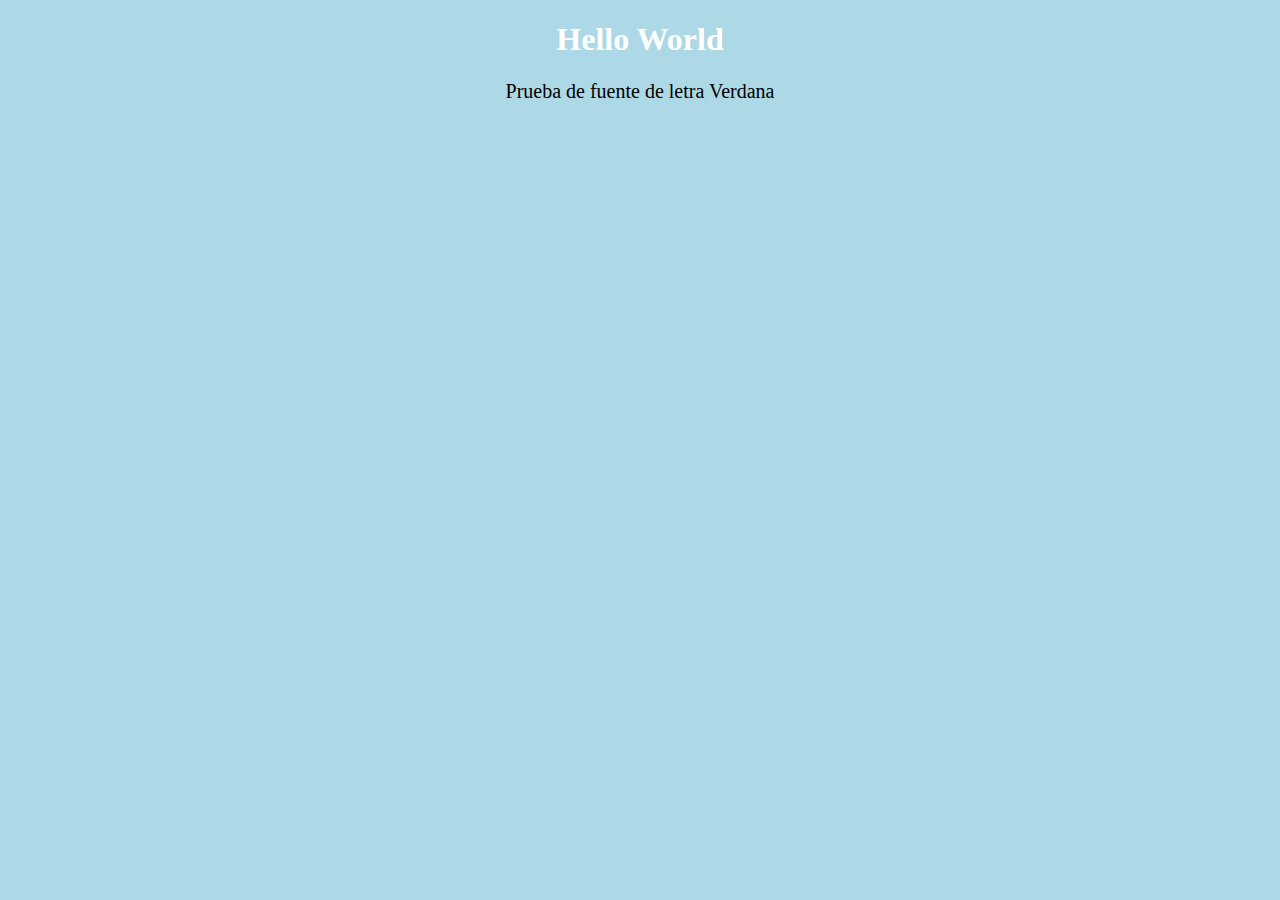
<file: practicas/practica01-helloworld-basico/index.html>
<!DOCTYPE html>
<html lang="en">
<head>
	<meta charset="UTF-8">
	<meta name="viewport" content="width=device-width, initial-scale=1.0">
	<title>Document</title>
</head>
<body>
	<style>	
		body {
			background-color: lightblue;
		}
		h1 {
			color: white;
			text-align: center;
		}
		p {
			font-family: Verdana;
			font-size: 20px;
			text-align: center;
		}
	</style>
	<h1>Hello World</h1>
	<p>Prueba de fuente de letra Verdana</p>
</body>
</html>
</file>
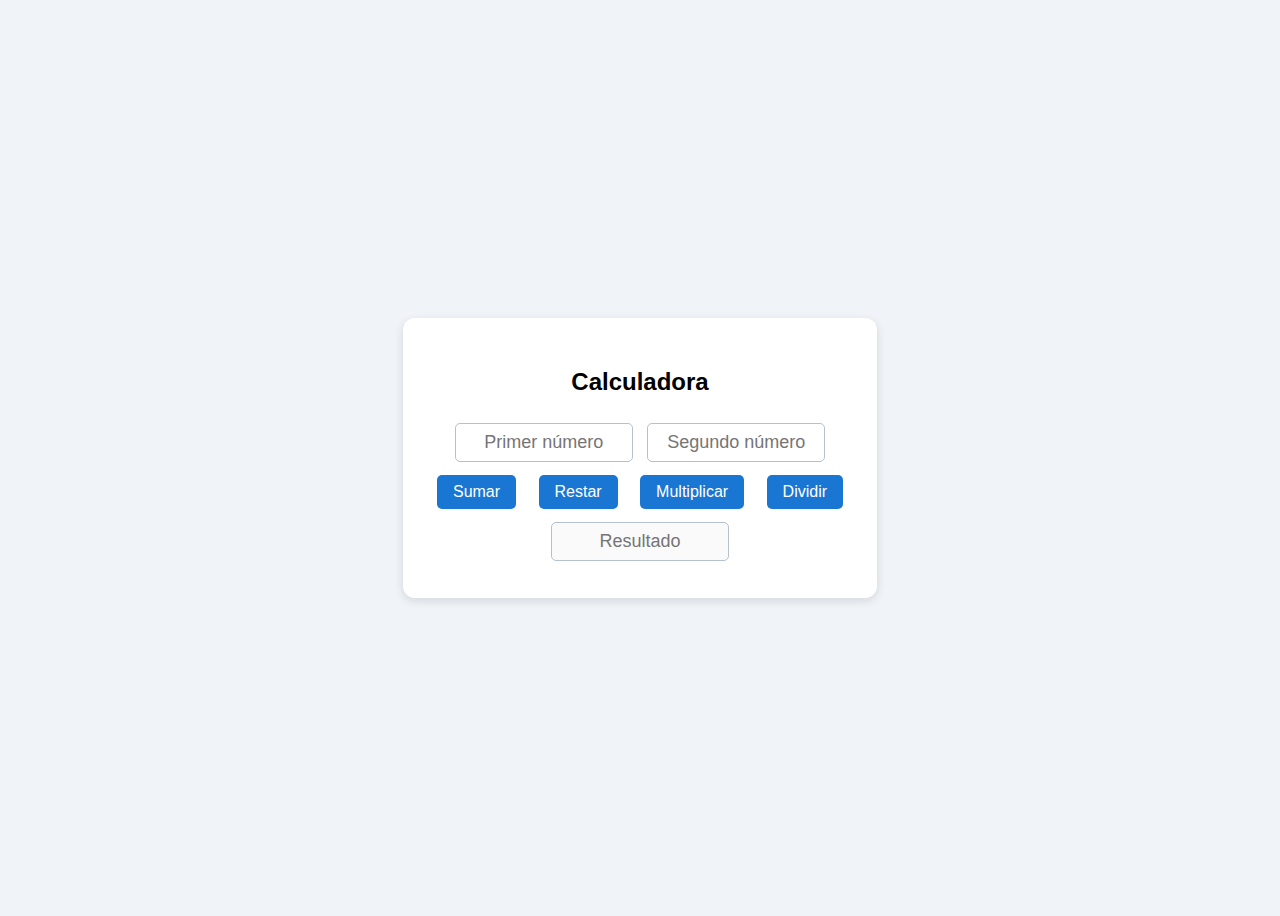
<file: practicas/practica03-calculadorabasica/index.html>
<!DOCTYPE html>
<html lang="es">
<head>
    <meta charset="UTF-8">
    <title>Calculadora Básica</title>
    <link rel="stylesheet" href="styles.css">
</head>
<body>
    <div class="calculadora">
        <h2>Calculadora</h2>
        <input type="text" id="num1" placeholder="Primer número">
        <input type="text" id="num2" placeholder="Segundo número">
        <br>
        <button onclick="sumar()">Sumar</button>
        <button onclick="restar()">Restar</button>
        <button onclick="multiplicar()">Multiplicar</button>
        <button onclick="dividir()">Dividir</button>
        <br>
        <input type="text" id="resultado" placeholder="Resultado" disabled>
    </div>
    <script src="main.js"></script>
</body>
</html>
</file>
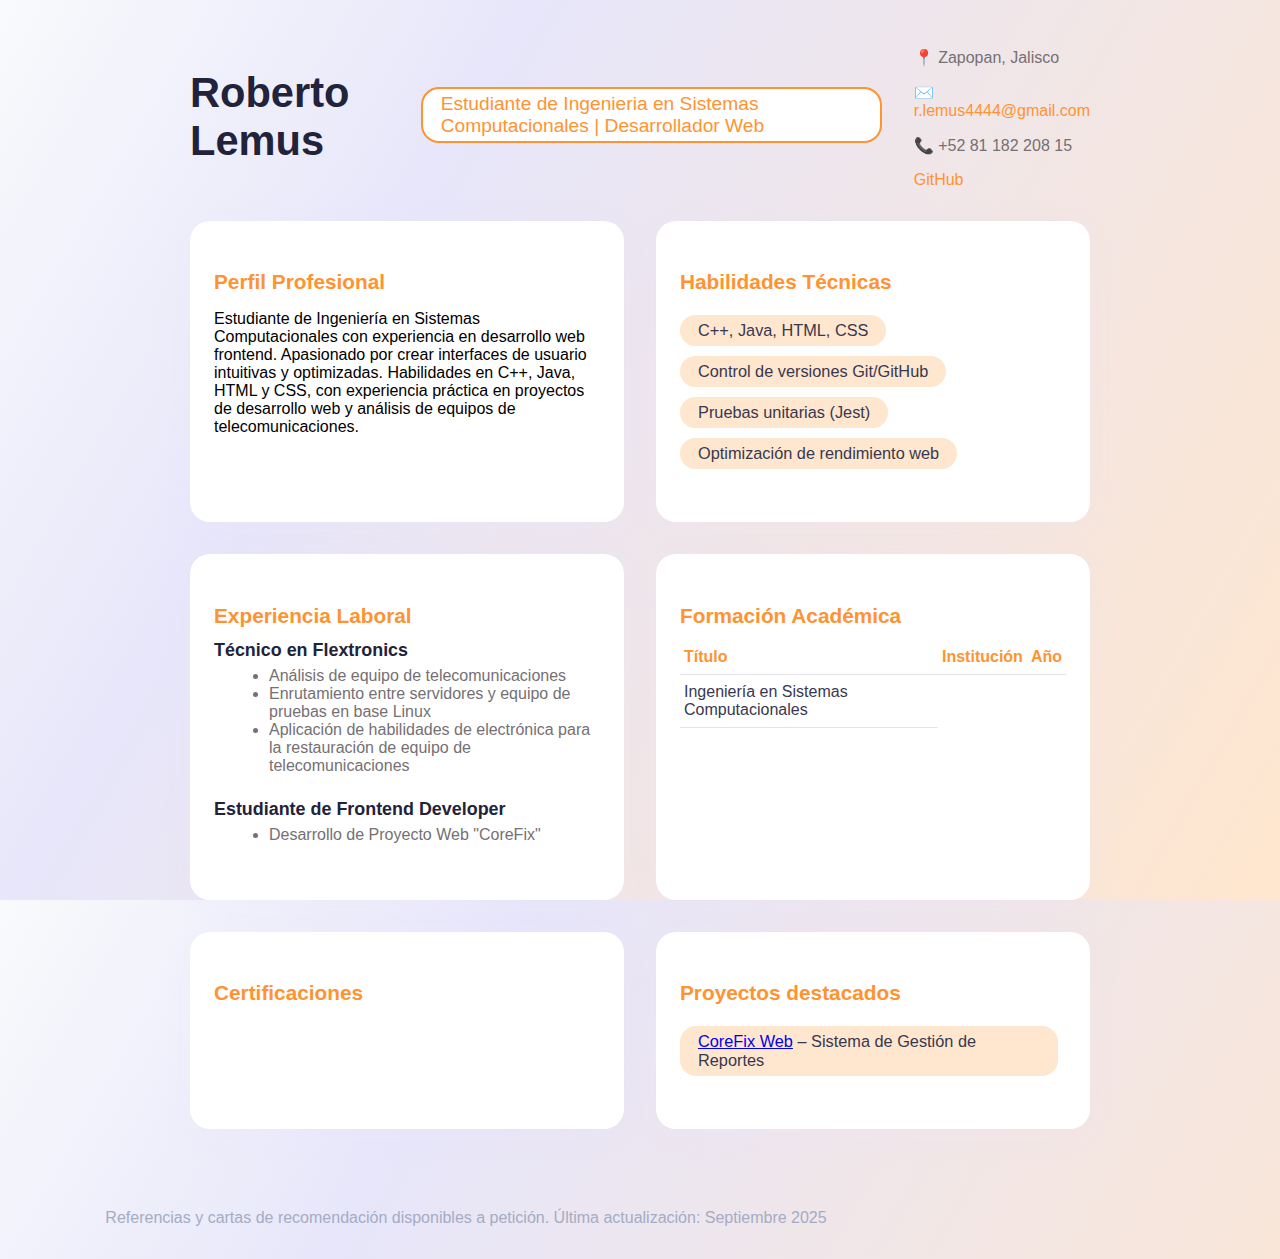
<file: practicas/practica05-cv/index.html>
<!DOCTYPE html>
<html lang="es">
<head>
  <meta charset="UTF-8">
  <meta name="viewport" content="width=device-width, initial-scale=1.0">
  <title>Currículum Vitae - Roberto Lemus | Web UI Developer</title>
  <meta name="description" content="Currículum profesional en desarrollo web UI">
  <link rel="stylesheet" href="styles.css">
  <script src="main.js"></script>
</head>
<body>
  <header>
    <h1>Roberto Lemus</h1>
    <h2>Estudiante de Ingenieria en Sistemas Computacionales | Desarrollador Web</h2>
    <address>
      <p>📍 Zapopan, Jalisco</p>
      <p>✉️ <a href="mailto:r.lemus4444@gmail.com">r.lemus4444@gmail.com</a></p>
      <p>📞 +52 81 182 208 15</p>
      <p>
        <a href="https://github.com/R-LEMUS/portafolio-web-RobertoLemus/tree/main" target="_blank">GitHub</a>
      </p>
    </address>
  </header>
  <main>
    <section id="perfil">
      <h2>Perfil Profesional</h2>
      <p>
        Estudiante de Ingeniería en Sistemas Computacionales con experiencia en desarrollo web frontend.
        Apasionado por crear interfaces de usuario intuitivas y optimizadas. Habilidades en C++, Java, HTML y CSS,
        con experiencia práctica en proyectos de desarrollo web y análisis de equipos de telecomunicaciones.
      </p>
    </section>
    <section id="habilidades">
      <h2>Habilidades Técnicas</h2>
      <ul>
        <li>C++, Java, HTML, CSS</li>
        <li>Control de versiones Git/GitHub</li>
        <li>Pruebas unitarias (Jest)</li>
        <li>Optimización de rendimiento web</li>
      </ul>
    </section>
    <section id="experiencia">
      <h2>Experiencia Laboral</h2>
      <article>
        <h3>Técnico en Flextronics</h3>
        <ul>
          <li>Análisis de equipo de telecomunicaciones</li>
          <li>Enrutamiento entre servidores y equipo de pruebas en base Linux</li>
          <li>Aplicación de habilidades de electrónica para la restauración
             de equipo de telecomunicaciones</li>
        </ul>
      </article>
      <article>
        <h3>Estudiante de Frontend Developer</h3>
        <ul>
          <li>Desarrollo de Proyecto Web "CoreFix"</li>
        </ul>
      </article>
    </section>
    <section id="educacion">
      <h2>Formación Académica</h2>
      <table>
        <tr>
          <th>Título</th>
          <th>Institución</th>
          <th>Año</th>
        </tr>
        <tr>
          <td>Ingeniería en Sistemas Computacionales</td>
        </tr>
        <tr>
        </tr>
      </table>
    </section>
    <section id="certificaciones">
      <h2>Certificaciones</h2>
      <ul>
      </ul>
    </section>
    <section id="proyectos">
      <h2>Proyectos destacados</h2>
      <ul>
        <li><a href="https://github.com/R-LEMUS/CoreFixWeb" target="_blank">CoreFix Web</a> – Sistema de Gestión de Reportes</li>
      </ul>
    </section>
  </main>
  <footer>
    <p>Referencias y cartas de recomendación disponibles a petición. Última actualización: Septiembre 2025</p>
  </footer>
</body>
</html>
</file>
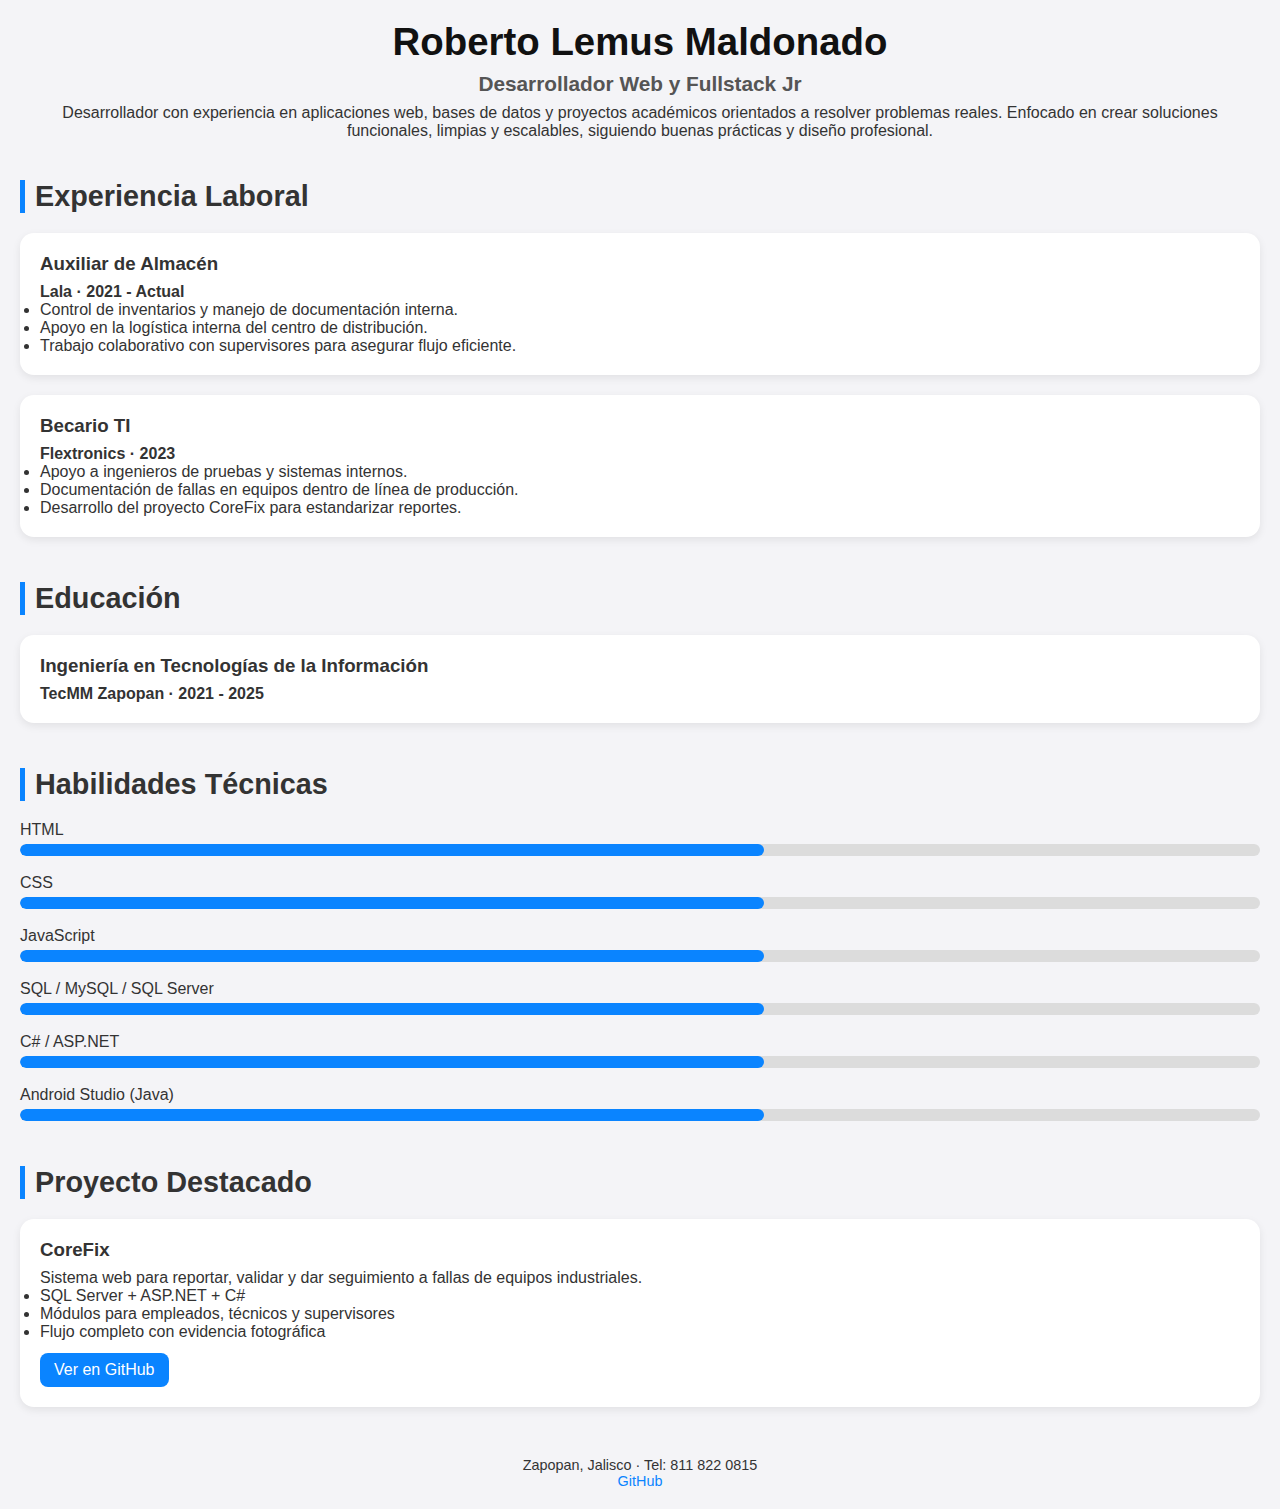
<file: practicas/practica07-cv-v3/index.html>
<!DOCTYPE html>
<html lang="es">
<head>
    <meta charset="UTF-8">
    <meta name="viewport" content="width=device-width, initial-scale=1.0">
    <title>Roberto Lemus | Desarrollador Web</title>
    <link rel="stylesheet" href="styles.css">
</head>
<body>

    <header class="header">
        <h1>Roberto Lemus Maldonado</h1>
        <h3>Desarrollador Web y Fullstack Jr</h3>
        <p>Desarrollador con experiencia en aplicaciones web, bases de datos y proyectos académicos orientados a resolver problemas reales. Enfocado en crear soluciones funcionales, limpias y escalables, siguiendo buenas prácticas y diseño profesional.</p>
    </header>

    <section class="section">
        <h2>Experiencia Laboral</h2>

        <div class="card">
            <h3>Auxiliar de Almacén</h3>
            <p><strong>Lala · 2021 - Actual</strong></p>
            <ul>
                <li>Control de inventarios y manejo de documentación interna.</li>
                <li>Apoyo en la logística interna del centro de distribución.</li>
                <li>Trabajo colaborativo con supervisores para asegurar flujo eficiente.</li>
            </ul>
        </div>

        <div class="card">
            <h3>Becario TI</h3>
            <p><strong>Flextronics · 2023</strong></p>
            <ul>
                <li>Apoyo a ingenieros de pruebas y sistemas internos.</li>
                <li>Documentación de fallas en equipos dentro de línea de producción.</li>
                <li>Desarrollo del proyecto CoreFix para estandarizar reportes.</li>
            </ul>
        </div>
    </section>

    <section class="section">
        <h2>Educación</h2>
        <div class="card">
            <h3>Ingeniería en Tecnologías de la Información</h3>
            <p><strong>TecMM Zapopan · 2021 - 2025</strong></p>
        </div>
    </section>

    <section class="section">
        <h2>Habilidades Técnicas</h2>

        <div class="skill-bar">
            <p>HTML</p>
            <div class="bar"><span data-width="60%"></span></div>
        </div>

        <div class="skill-bar">
            <p>CSS</p>
            <div class="bar"><span data-width="60%"></span></div>
        </div>

        <div class="skill-bar">
            <p>JavaScript</p>
            <div class="bar"><span data-width="60%"></span></div>
        </div>

        <div class="skill-bar">
            <p>SQL / MySQL / SQL Server</p>
            <div class="bar"><span data-width="60%"></span></div>
        </div>

        <div class="skill-bar">
            <p>C# / ASP.NET</p>
            <div class="bar"><span data-width="60%"></span></div>
        </div>

        <div class="skill-bar">
            <p>Android Studio (Java)</p>
            <div class="bar"><span data-width="60%"></span></div>
        </div>
    </section>

    <section class="section">
        <h2>Proyecto Destacado</h2>

        <div class="card project-card">
            <h3>CoreFix</h3>
            <p>Sistema web para reportar, validar y dar seguimiento a fallas de equipos industriales.</p>
            <ul>
                <li>SQL Server + ASP.NET + C#</li>
                <li>Módulos para empleados, técnicos y supervisores</li>
                <li>Flujo completo con evidencia fotográfica</li>
            </ul>

            <a href="https://github.com/rlemu/CoreFix" class="btn" target="_blank">Ver en GitHub</a>
        </div>
    </section>

    <footer class="footer">
        <p>Zapopan, Jalisco · Tel: 811 822 0815</p>
        <p>
            <a href="https://github.com/rlemu" target="_blank">GitHub</a>
        </p>
    </footer>

    <script src="main.js"></script>
</body>
</html>
</file>
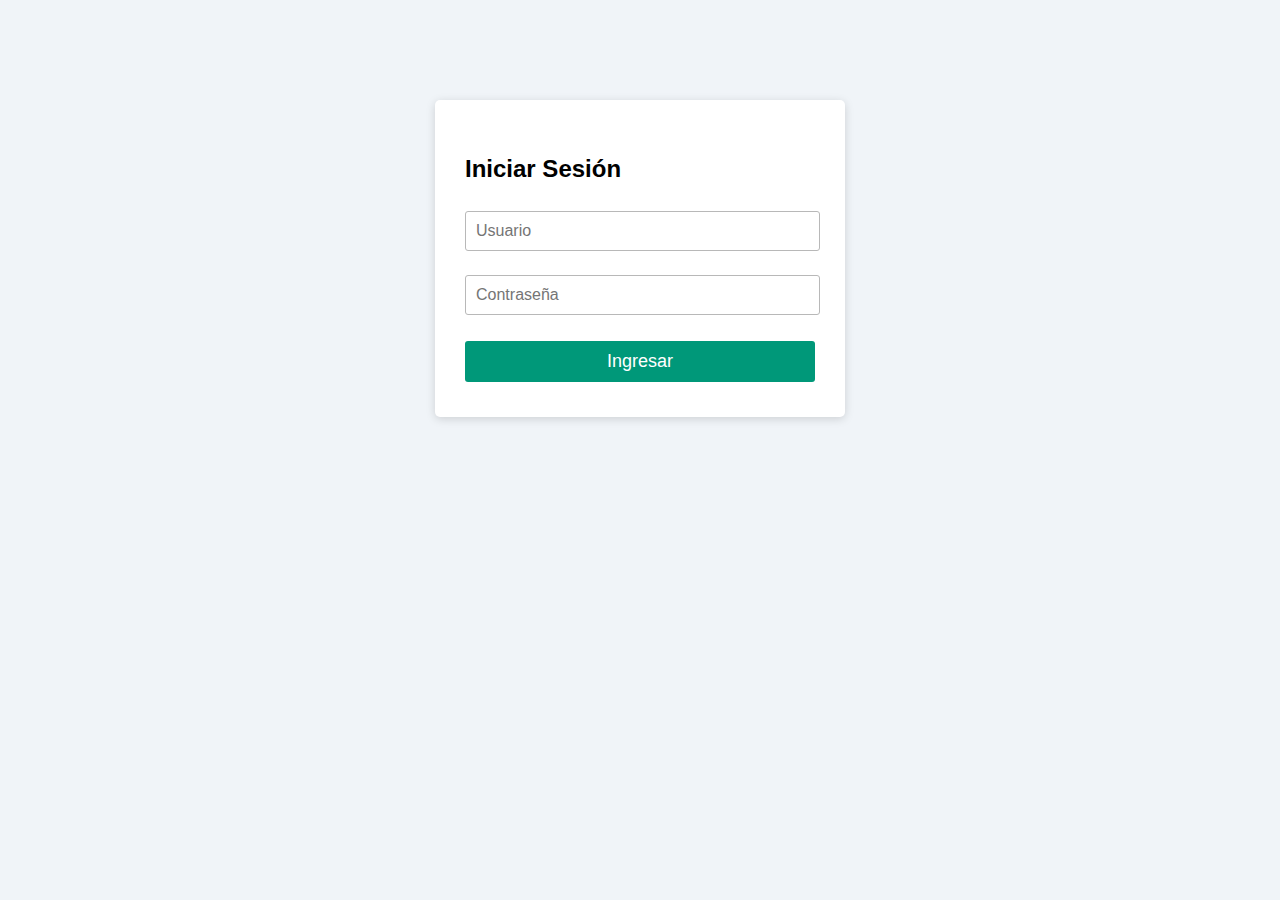
<file: practicas/practica10-loginHTML-JS/index.html>
<!DOCTYPE html>
<html lang="es">
<head>
  <meta charset="UTF-8">
  <title>Inicio de Sesión</title>
  <link rel="stylesheet" href="styles.css">
</head>
<body>
  <div class="contenedor">
    <h2>Iniciar Sesión</h2>
    <form id="loginForm">
      <input type="text" id="usuario" placeholder="Usuario" required>
      <input type="password" id="contrasena" placeholder="Contraseña" required>
      <button type="submit">Ingresar</button>
      <div id="mensajeError" class="error"></div>
    </form>
  </div>
  <script src="login.js"></script>
</body>
</html>
</file>
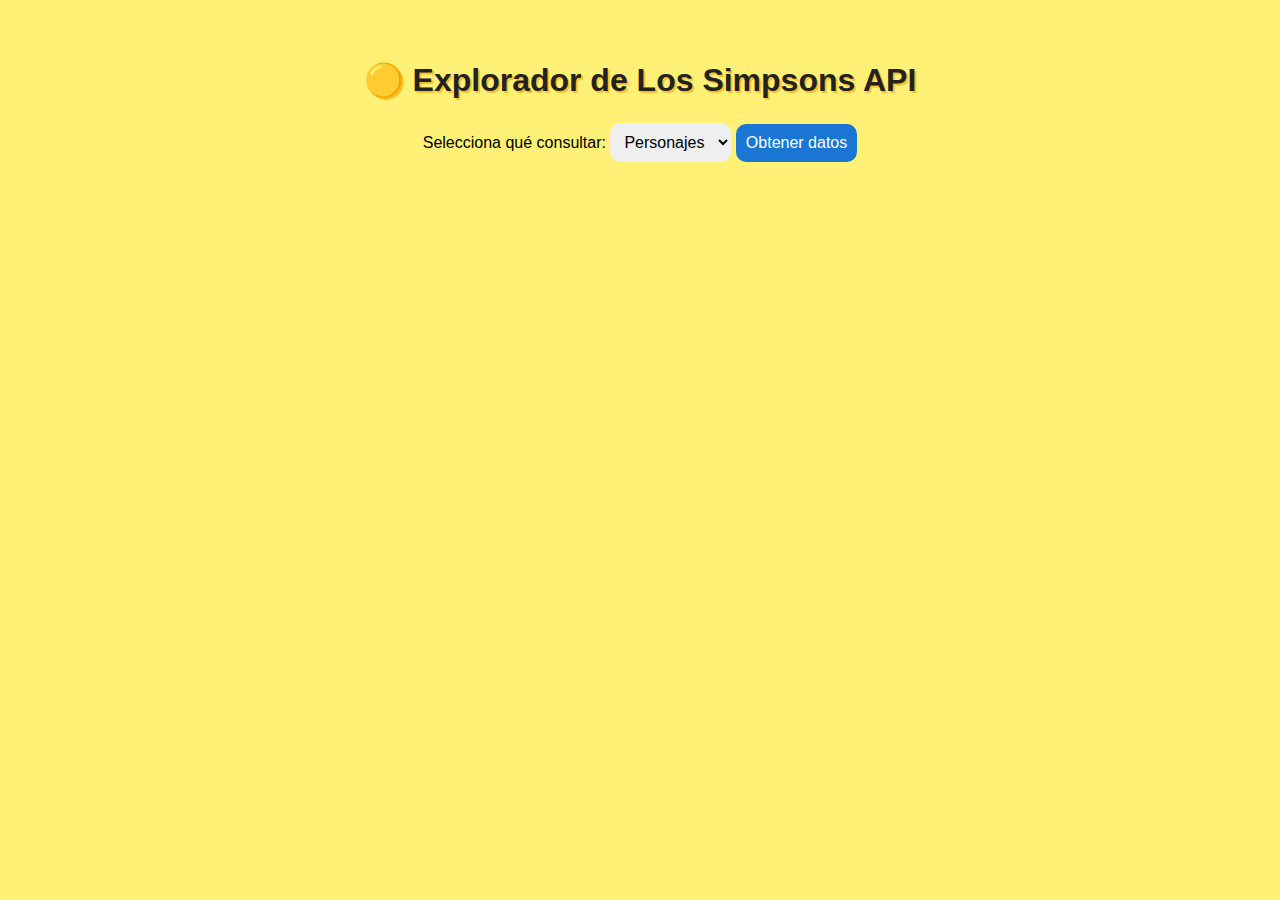
<file: practicas/practica11-API-Example/index.html>
<!DOCTYPE html>
<html lang="es">
<head>
  <meta charset="UTF-8" />
  <meta name="viewport" content="width=device-width, initial-scale=1.0" />
  <title>Explorador de Los Simpsons API</title>
  <link rel="stylesheet" href="styles.css" />
</head>
<body>
  <h1>🟡 Explorador de Los Simpsons API</h1>

  <div class="formulario">
    <label for="tipo">Selecciona qué consultar:</label>
    <select id="tipo">
      <option value="characters">Personajes</option>
      <option value="episodes">Episodios</option>
      <option value="locations">Lugares</option>
    </select>
    <button id="obtener">Obtener datos</button>
  </div>

  <div id="resultado"></div>

  <script src="main.js"></script>
</body>
</html>
</file>
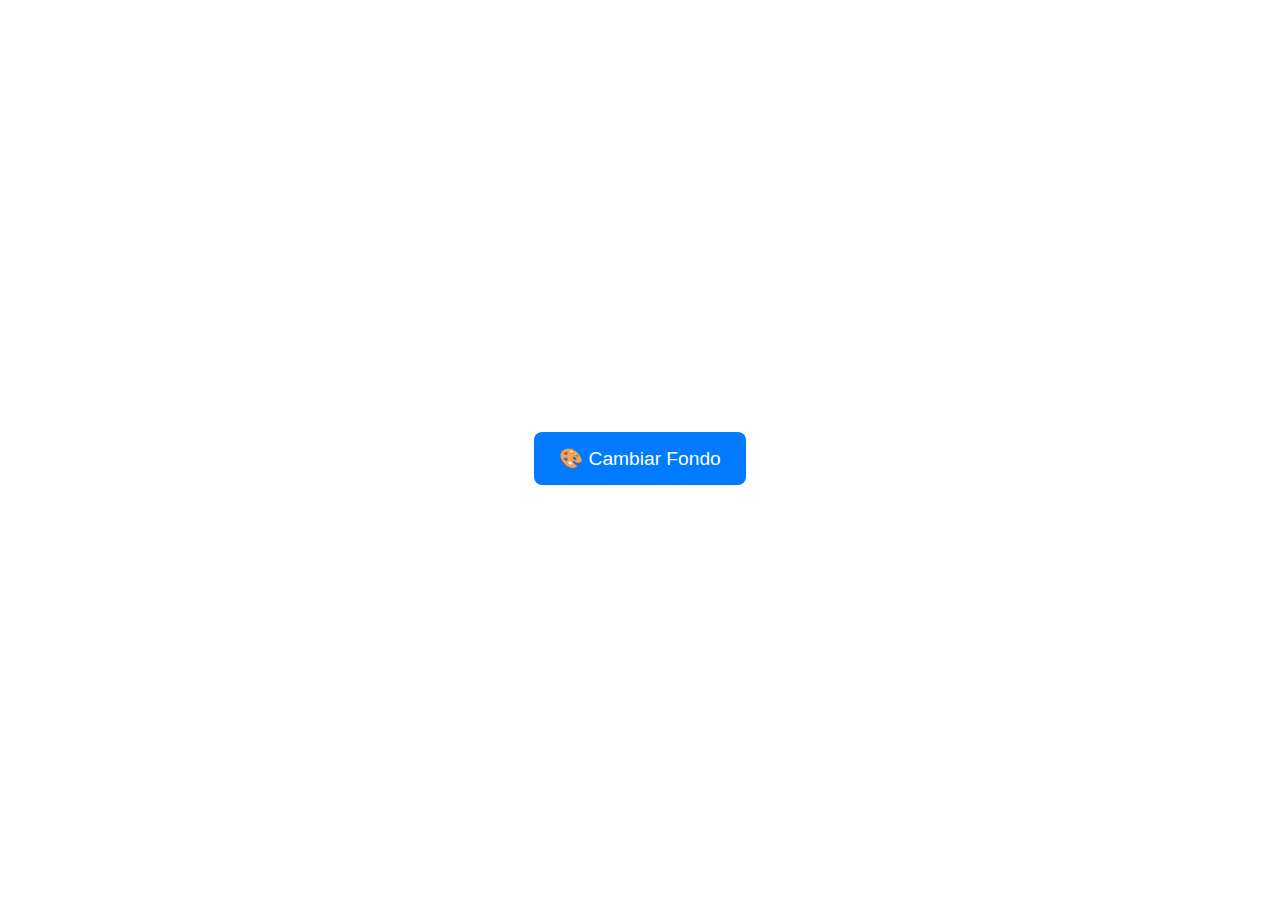
<file: practicas/practica09-complementosJS/background/index.html>
<!DOCTYPE html>
<html lang="es">
<head>
  <meta charset="UTF-8">
  <title>Cambiar Fondo Aleatorio</title>
  <style>
    body {
      font-family: Arial, sans-serif;
      display: flex;
      justify-content: center;
      align-items: center;
      height: 100vh;
      transition: background-color 0.5s ease; /* efecto suave */
    }

    button {
      padding: 15px 25px;
      font-size: 1.2em;
      border: none;
      border-radius: 8px;
      background: #007bff;
      color: #fff;
      cursor: pointer;
      transition: background 0.3s;
    }

    button:hover {
      background: #0056b3;
    }
  </style>
</head>
<body>
  <button id="btnCambiarFondo">🎨 Cambiar Fondo</button>

  <script>
    const boton = document.getElementById("btnCambiarFondo");

    function colorAleatorio() {
      // Generar un color hexadecimal aleatorio
      const letras = "0123456789ABCDEF";
      let color = "#";
      for (let i = 0; i < 6; i++) {
        color += letras[Math.floor(Math.random() * 16)];
      }
      return color;
    }

    boton.addEventListener("click", () => {
      document.body.style.backgroundColor = colorAleatorio();
    });
  </script>
</body>
</html>
</file>
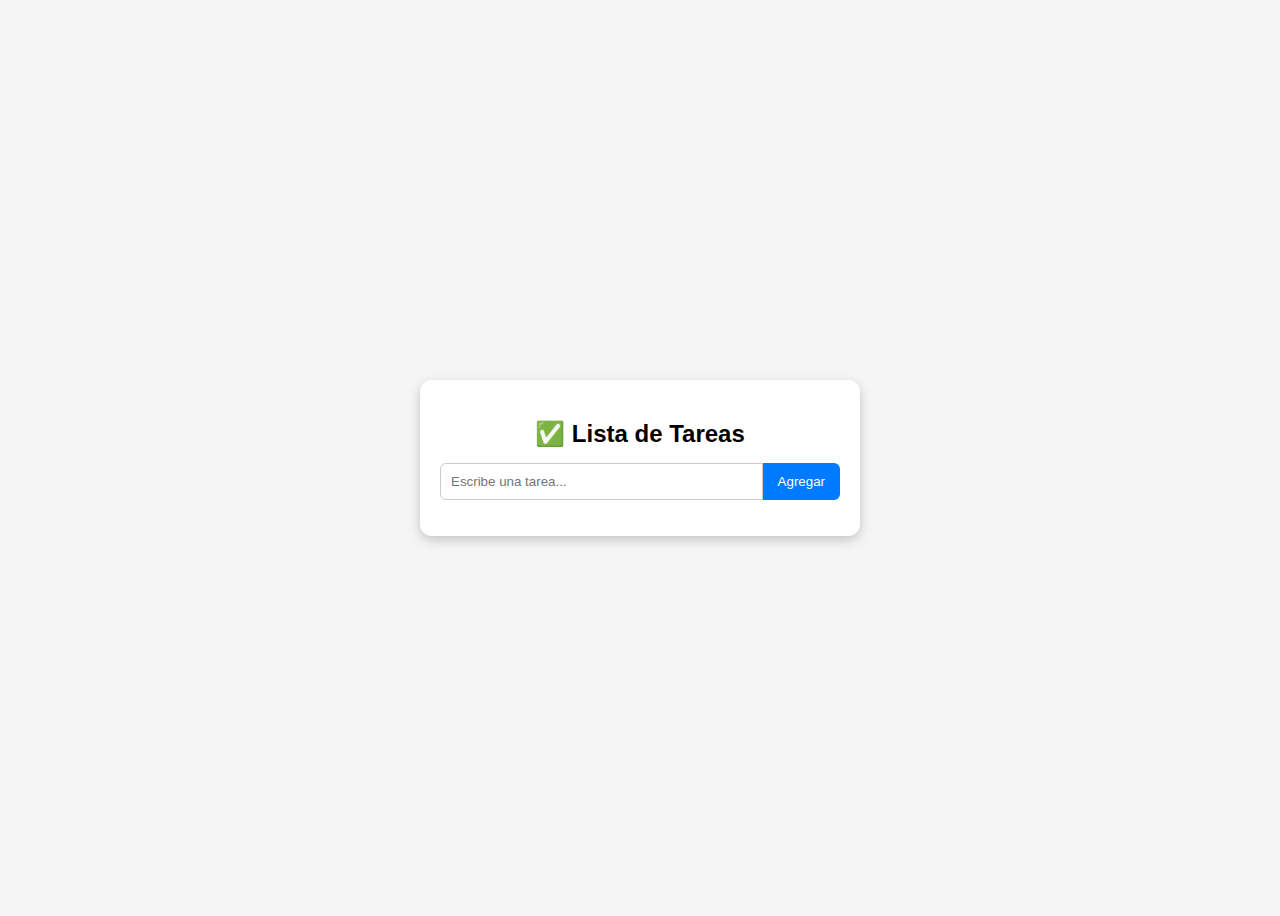
<file: practicas/practica09-complementosJS/checklist/index.html>
<!DOCTYPE html>
<html lang="es">
<head>
  <meta charset="UTF-8">
  <title>Lista de Tareas</title>
  <style>
    body {
      font-family: Arial, sans-serif;
      background: #f5f5f5;
      display: flex;
      justify-content: center;
      align-items: center;
      height: 100vh;
    }

    .todo-container {
      background: #fff;
      padding: 20px;
      border-radius: 12px;
      box-shadow: 0 4px 12px rgba(0,0,0,0.2);
      width: 400px;
    }

    h2 {
      text-align: center;
      margin-bottom: 15px;
    }

    .input-group {
      display: flex;
      margin-bottom: 15px;
    }

    input {
      flex: 1;
      padding: 10px;
      border: 1px solid #ccc;
      border-radius: 6px 0 0 6px;
      outline: none;
    }

    button {
      padding: 10px 15px;
      background: #007bff;
      color: #fff;
      border: none;
      border-radius: 0 6px 6px 0;
      cursor: pointer;
      transition: background 0.3s;
    }

    button:hover {
      background: #0056b3;
    }

    ul {
      list-style: none;
      padding: 0;
    }

    li {
      display: flex;
      justify-content: space-between;
      align-items: center;
      background: #f0f0f0;
      margin-bottom: 8px;
      padding: 10px;
      border-radius: 6px;
      transition: background 0.3s;
    }

    li.completed {
      text-decoration: line-through;
      color: #777;
      background: #d4edda;
    }

    .acciones button {
      margin-left: 5px;
      padding: 5px 8px;
      font-size: 0.9em;
      border-radius: 4px;
    }

    .btn-completar {
      background: #28a745;
    }

    .btn-completar:hover {
      background: #218838;
    }

    .btn-eliminar {
      background: #dc3545;
    }

    .btn-eliminar:hover {
      background: #c82333;
    }

  </style>
</head>
<body>
  <div class="todo-container">
    <h2>✅ Lista de Tareas</h2>
    <div class="input-group">
      <input type="text" id="nuevaTarea" placeholder="Escribe una tarea...">
      <button id="agregarBtn">Agregar</button>
    </div>
    <ul id="listaTareas"></ul>
  </div>

  <script>
    const input = document.getElementById("nuevaTarea");
    const agregarBtn = document.getElementById("agregarBtn");
    const listaTareas = document.getElementById("listaTareas");

    // Función para crear una nueva tarea
    function agregarTarea() {
      const texto = input.value.trim();
      if (texto === "") return;

      // Crear elementos
      const li = document.createElement("li");
      li.textContent = texto;

      const acciones = document.createElement("div");
      acciones.classList.add("acciones");

      // Botón completar
      const btnCompletar = document.createElement("button");
      btnCompletar.textContent = "✔";
      btnCompletar.classList.add("btn-completar");
      btnCompletar.addEventListener("click", () => {
        li.classList.toggle("completed");
      });

      // Botón eliminar
      const btnEliminar = document.createElement("button");
      btnEliminar.textContent = "🗑";
      btnEliminar.classList.add("btn-eliminar");
      btnEliminar.addEventListener("click", () => {
        listaTareas.removeChild(li);
      });

      // Insertar botones
      acciones.appendChild(btnCompletar);
      acciones.appendChild(btnEliminar);
      li.appendChild(acciones);

      // Agregar tarea a la lista
      listaTareas.appendChild(li);

      // Limpiar input
      input.value = "";
      input.focus();
    }

    // Eventos
    agregarBtn.addEventListener("click", agregarTarea);
    input.addEventListener("keypress", function(e) {
      if (e.key === "Enter") {
        agregarTarea();
      }
    });
  </script>
</body>
</html>
</file>
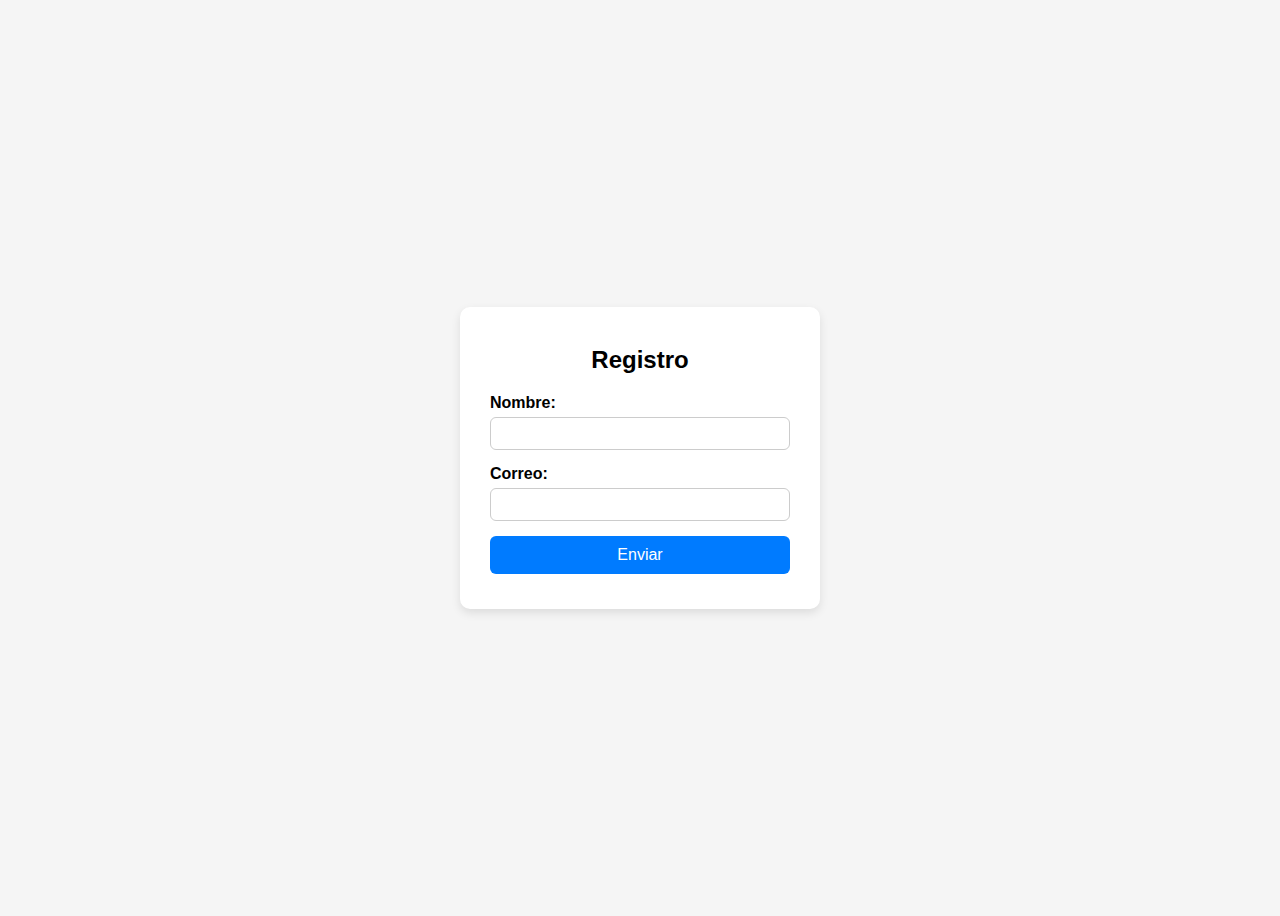
<file: practicas/practica09-complementosJS/validador/index.html>
<!DOCTYPE html>
<html lang="es">
<head>
  <meta charset="UTF-8">
  <title>Validador de Formulario</title>
  <style>
    body {
      font-family: Arial, sans-serif;
      background: #f5f5f5;
      display: flex;
      justify-content: center;
      align-items: center;
      height: 100vh;
    }

    .form-container {
      background: #fff;
      padding: 20px 30px;
      border-radius: 10px;
      box-shadow: 0 4px 10px rgba(0,0,0,0.1);
      width: 300px;
    }

    .form-container h2 {
      text-align: center;
      margin-bottom: 20px;
    }

    .form-group {
      margin-bottom: 15px;
    }

    label {
      display: block;
      font-weight: bold;
      margin-bottom: 5px;
    }

    input {
      width: 100%;
      padding: 8px;
      border: 1px solid #ccc;
      border-radius: 6px;
      box-sizing: border-box;
    }

    .error {
      color: #d9534f;
      font-size: 0.9em;
      margin-top: 5px;
      display: none;
    }

    button {
      width: 100%;
      padding: 10px;
      background: #007bff;
      color: #fff;
      border: none;
      border-radius: 6px;
      cursor: pointer;
      font-size: 1em;
    }

    button:hover {
      background: #0056b3;
    }

    .success {
      color: #28a745;
      font-size: 1em;
      margin-top: 15px;
      text-align: center;
    }
  </style>
</head>
<body>
  <div class="form-container">
    <h2>Registro</h2>
    <form id="miFormulario">
      <div class="form-group">
        <label for="nombre">Nombre:</label>
        <input type="text" id="nombre">
        <div class="error" id="errorNombre">El campo nombre es obligatorio.</div>
      </div>

      <div class="form-group">
        <label for="correo">Correo:</label>
        <input type="email" id="correo">
        <div class="error" id="errorCorreo">El campo correo es obligatorio.</div>
      </div>

      <button type="submit">Enviar</button>
      <div class="success" id="mensajeExito"></div>
    </form>
  </div>

  <script>
    const formulario = document.getElementById('miFormulario');
    const nombre = document.getElementById('nombre');
    const correo = document.getElementById('correo');
    const errorNombre = document.getElementById('errorNombre');
    const errorCorreo = document.getElementById('errorCorreo');
    const mensajeExito = document.getElementById('mensajeExito');

    formulario.addEventListener('submit', function(e) {
      e.preventDefault(); // Evita el envío real del formulario
      let valido = true;

      // Validar nombre
      if (nombre.value.trim() === '') {
        errorNombre.style.display = 'block';
        valido = false;
      } else {
        errorNombre.style.display = 'none';
      }

      // Validar correo
      if (correo.value.trim() === '') {
        errorCorreo.style.display = 'block';
        valido = false;
      } else {
        errorCorreo.style.display = 'none';
      }

      // Si es válido, mostrar mensaje de éxito
      if (valido) {
        mensajeExito.textContent = 'Formulario enviado correctamente ✅';
        formulario.reset();
      } else {
        mensajeExito.textContent = '';
      }
    });
  </script>
</body>
</html>
</file>
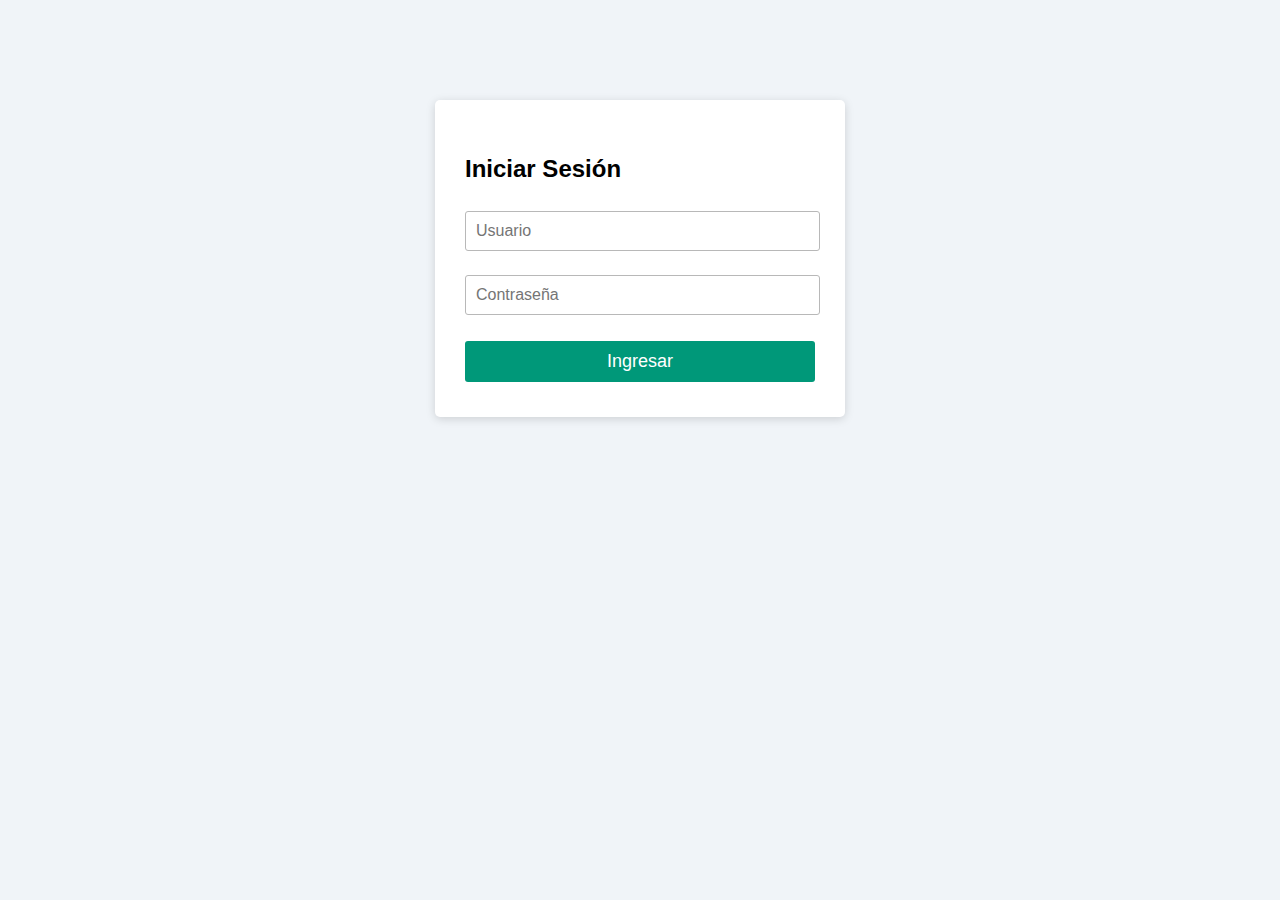
<file: practicas/practica10-loginHTML-JS/perfil.html>
<!DOCTYPE html>
<html lang="es">
<head>
  <meta charset="UTF-8">
  <title>Perfil</title>
  <link rel="stylesheet" href="styles.css">
</head>
<body>
  <div class="contenedor">
    <h2>Bienvenido, <span id="nombreUsuario"></span>!</h2>
    <p>Este es tu perfil personal.</p>
    <button onclick="cerrarSesion()">Cerrar sesión</button>
  </div>
  <script src="perfil.js"></script>
</body>
</html>
</file>
<file: practicas/practica03-calculadorabasica/styles.css>
body {
    background: #f0f4f9;
    font-family: Arial, sans-serif;
    display: flex;
    justify-content: center;
    align-items: center;
    height: 100vh;
}
.calculadora {
    background: #fff;
    padding: 30px 25px;
    border-radius: 12px;
    box-shadow: 0 3px 10px rgba(0,0,0,0.12);
    text-align: center;
}
input[type="text"] {
    font-size: 18px;
    padding: 8px;
    margin: 7px 5px;
    width: 160px;
    border: 1px solid #b5c1cc;
    border-radius: 5px;
    text-align: center;
}
button {
    font-size: 16px;
    padding: 8px 16px;
    margin: 6px 9px;
    border: none;
    border-radius: 5px;
    background: #1976d2;
    color: #fff;
    cursor: pointer;
    transition: background 0.23s;
}
button:hover {
    background: #13599b;
}
</file>
<file: practicas/practica05-cv/styles.css>
/* -- Variables y configuración general -- */
:root {
  --clr-bg-gradient: linear-gradient(120deg, #f8fafc 0%, #e7e6fa 30%, #ffe6ce 100%);
  --clr-card-bg: #fff;
  --clr-accent: #ff9332;
  --clr-accent-light: #ffe6ce;
  --clr-text-title: #22223b;
  --clr-text-main: #38384f;
  --clr-text-muted: #757074;
  --clr-secondary: #a4acc4;
  --clr-border: #e4e2ee;
  --clr-tag-bg: #ffe6ce;
}

/* -- Reset y fuentes -- */
html, body {
  height: 100%;
  margin: 0;
  padding: 0;
  font-family: 'Poppins', 'Segoe UI', Arial, sans-serif;
  background: var(--clr-bg-gradient);
}

body {
  min-height: 100vh;
}

/* -- Layout principal -- */
header, main, footer {
  max-width: 900px;
  margin: auto;
}

header {
  display: flex;
  align-items: center;
  padding: 32px 32px 0 32px;
  gap: 32px;
}

header img {
  width: 120px;
  height: 120px;
  border-radius: 50%;
  object-fit: cover;
  border: 5px solid var(--clr-accent-light);
}

header h1 {
  font-size: 2.6rem;
  color: var(--clr-text-title);
  margin: 0 0 4px 0;
  font-weight: 700;
}

header h2 {
  padding: 4px 18px;
  color: var(--clr-accent);
  border: 2px solid var(--clr-accent);
  display: inline-block;
  border-radius: 18px;
  font-size: 1.2rem;
  font-weight: 500;
  background-color: #fff;
  margin: 0 0 8px 0;
}

address {
  margin: 0;
  font-style: normal;
  color: var(--clr-text-muted);
}

address a {
  color: var(--clr-accent);
  text-decoration: none;
}

main {
  display: flex;
  flex-wrap: wrap;
  gap: 32px;
  margin-top: 16px;
  padding: 0 32px;
}

main > section, main > aside {
  background: var(--clr-card-bg);
  border-radius: 20px;
  box-shadow: 0 6px 36px 0 #eae0ff33;
  padding: 32px 24px;
  flex: 1 1 380px;
  min-width: 360px;
}

section#perfil h2,
section#habilidades h2,
section#experiencia h2,
section#educacion h2,
section#certificaciones h2,
section#proyectos h2 {
  color: var(--clr-accent);
  font-size: 1.3rem;
  margin-bottom: 12px;
}

#habilidades ul, #proyectos ul, #certificaciones ul {
  list-style: none;
  padding: 0;
}

#habilidades li, #proyectos li, #certificaciones li {
  display: inline-block;
  background: var(--clr-tag-bg);
  color: var(--clr-text-main);
  margin: 5px 8px 5px 0;
  padding: 6px 18px;
  border-radius: 16px;
  font-size: 1.02rem;
}

/* -- Experiencia Laboral y Educación -- */
section#experiencia article, section#educacion table {
  margin-bottom: 24px;
}

section#experiencia h3 {
  color: var(--clr-text-title);
  margin-top: 0;
  margin-bottom: 6px;
  font-size: 1.12rem;
}

section#experiencia h4 {
  color: var(--clr-accent);
  font-size: 1rem;
  margin-bottom: 6px;
}

section#experiencia ul {
  margin: 0 0 10px 15px;
  color: var(--clr-text-muted);
}

/* -- Tabla de educación -- */
section#educacion table {
  width: 100%;
  border-collapse: collapse;
  margin-bottom: 4px;
}

section#educacion th,
section#educacion td {
  border-bottom: 1px solid var(--clr-border);
  padding: 8px 4px;
  text-align: left;
  color: var(--clr-text-main);
}

section#educacion th {
  color: var(--clr-accent);
  font-weight: 700;
}

/* -- Footer -- */
footer {
  margin: 48px 0 0 0;
  padding: 16px;
  text-align: center;
  color: var(--clr-secondary);
  font-size: 1rem;
  background: transparent;
}

/* -- Responsive -- */
@media (max-width: 1100px) {
  main {
    flex-direction: column;
  }
}

/* -- Espacio para componentes JS (skills, barras, idiomas, etc) -- */
.progress-bar {
  height: 8px;
  background: var(--clr-accent-light);
  border-radius: 8px;
  margin: 2px 0 16px 0;
  position: relative;
  overflow: hidden;
}

.progress-bar-value {
  height: 100%;
  border-radius: 8px;
  background: var(--clr-accent);
  width: 60%; /* Se puede modificar por JS */
  transition: width 0.8s cubic-bezier(0.23, 1, 0.32, 1);
}

.language-charts {
  display: flex;
  gap: 18px;
  margin: 8px 0;
}

.language-chart {
  border-radius: 50%;
  background: var(--clr-tag-bg);
  color: var(--clr-accent);
  font-size: 1.1rem;
  width: 75px;
  height: 75px;
  display: flex;
  align-items: center;
  justify-content: center;
  flex-direction: column;
  font-weight: 600;
  box-shadow: 0 2px 6px #eeecef33;
}
</file>
<file: practicas/practica07-cv-v3/styles.css>
* {
    margin: 0;
    padding: 0;
    box-sizing: border-box;
    font-family: "Segoe UI", sans-serif;
}

body {
    background: #f4f4f7;
    color: #333;
    padding: 20px;
}

.header {
    text-align: center;
    margin-bottom: 40px;
}

.header h1 {
    font-size: 2.4rem;
    color: #111;
}

.header h3 {
    font-size: 1.3rem;
    color: #555;
    margin: 8px 0;
}

.section {
    margin-bottom: 45px;
}

.section h2 {
    font-size: 1.8rem;
    margin-bottom: 20px;
    border-left: 5px solid #0a84ff;
    padding-left: 10px;
}

.card {
    background: white;
    padding: 20px;
    border-radius: 14px;
    box-shadow: 0 3px 8px rgba(0,0,0,0.08);
    margin-bottom: 20px;
}

.card h3 {
    margin-bottom: 8px;
}

.skill-bar {
    margin-bottom: 18px;
}

.skill-bar p {
    margin-bottom: 5px;
}

.bar {
    width: 100%;
    height: 12px;
    background: #dcdcdc;
    border-radius: 10px;
    overflow: hidden;
}

.bar span {
    display: block;
    height: 100%;
    width: 0;
    background: #0a84ff;
    border-radius: 10px;
    transition: width 1.8s ease;
}

.project-card .btn {
    display: inline-block;
    margin-top: 12px;
    padding: 8px 14px;
    background: #0a84ff;
    color: white;
    border-radius: 8px;
    text-decoration: none;
}

.footer {
    text-align: center;
    margin-top: 50px;
    font-size: 0.9rem;
}

.footer a {
    color: #0a84ff;
    text-decoration: none;
}
</file>
<file: practicas/practica10-loginHTML-JS/styles.css>
body {
  font-family: Arial, sans-serif;
  background: #f0f4f8;
  margin: 0;
  padding: 0;
}
.contenedor {
  width: 350px;
  margin: 100px auto;
  padding: 35px 30px 25px 30px;
  background: #fff;
  border-radius: 5px;
  box-shadow: 0 2px 10px rgba(0,0,0,0.15);
}
input[type="text"], input[type="password"] {
  width: 95%;
  padding: 10px;
  margin: 8px 0 16px 0;
  border: 1px solid #b8b8b8;
  border-radius: 3px;
  font-size: 16px;
}
button {
  width: 100%;
  padding: 10px;
  border: none;
  background: #009879;
  color: #fff;
  border-radius: 3px;
  font-size: 18px;
  cursor: pointer;
  margin-top: 10px;
}
button:hover {
  background: #007f6d;
}
.error {
  color: #d32f2f;
  margin-top: 10px;
  font-size: 15px;
}
</file>
<file: practicas/practica11-API-Example/styles.css>
body {
  font-family: "Comic Sans MS", sans-serif;
  background-color: #fff176;
  text-align: center;
  padding: 2rem;
}

h1 {
  color: #222;
  text-shadow: 2px 2px #fbc02d;
}

.formulario {
  margin: 1.5rem 0;
}

select, button {
  padding: 10px;
  font-size: 1rem;
  border-radius: 10px;
  border: none;
}

button {
  background-color: #1976d2;
  color: white;
  cursor: pointer;
}

button:hover {
  background-color: #1565c0;
}

#resultado {
  margin-top: 2rem;
  display: flex;
  flex-wrap: wrap;
  justify-content: center;
  gap: 20px;
}

.card {
  background: #fff9c4;
  border: 2px solid #fdd835;
  border-radius: 15px;
  padding: 15px;
  width: 220px;
  box-shadow: 4px 4px 10px rgba(0,0,0,0.2);
}

img {
  width: 100%;
  border-radius: 10px;
}
</file>
